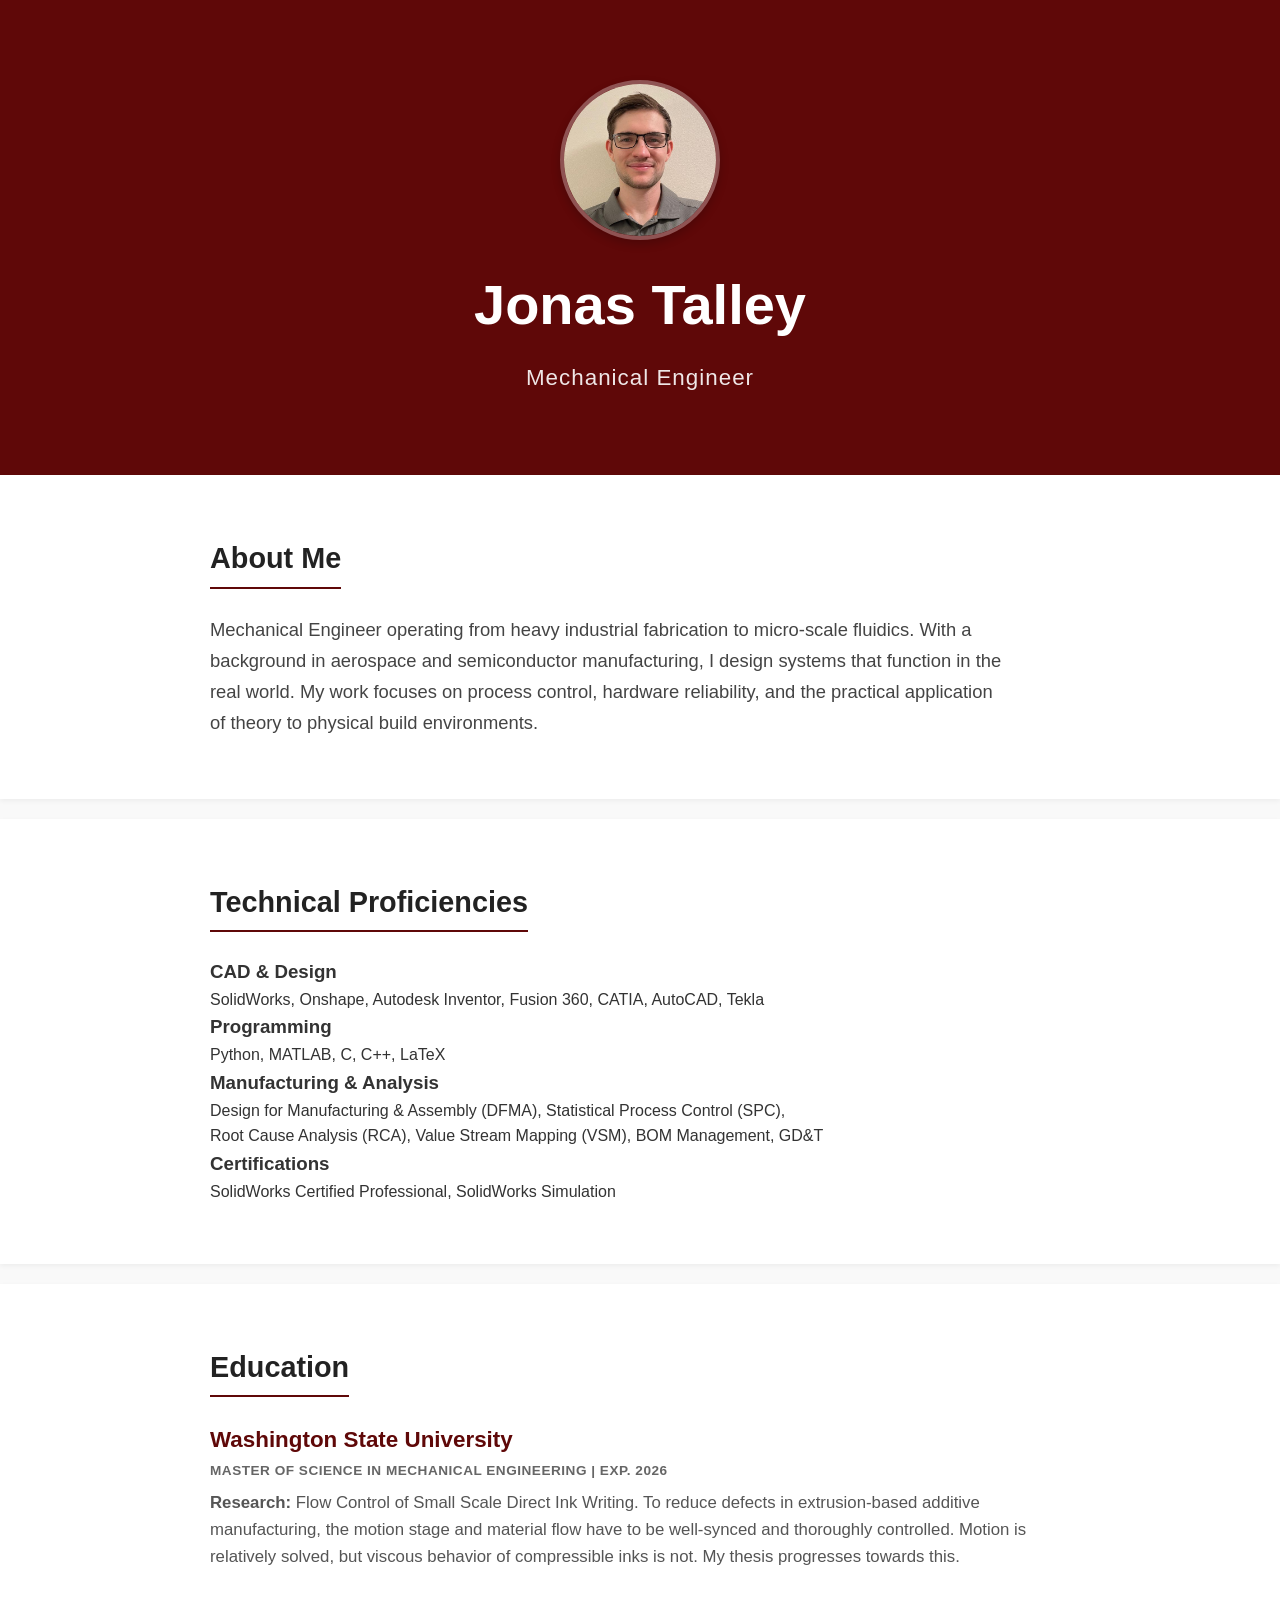
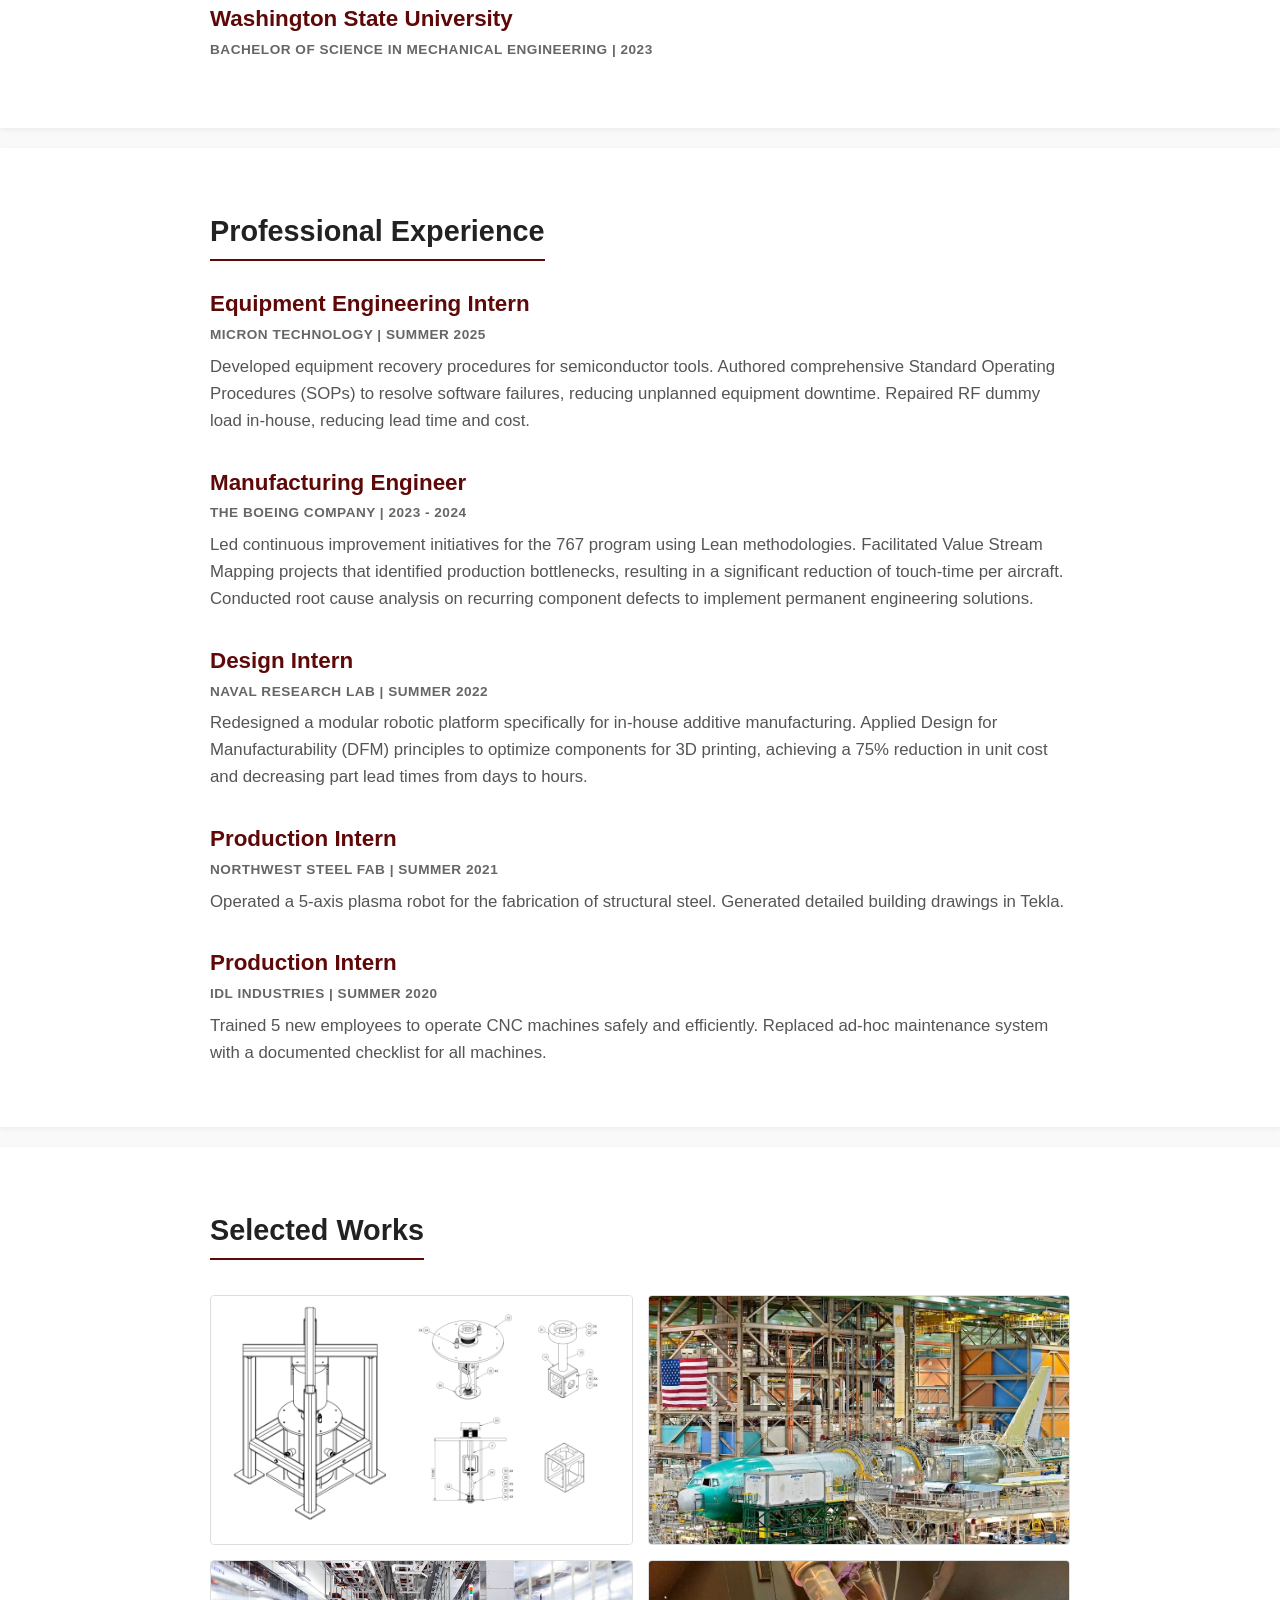
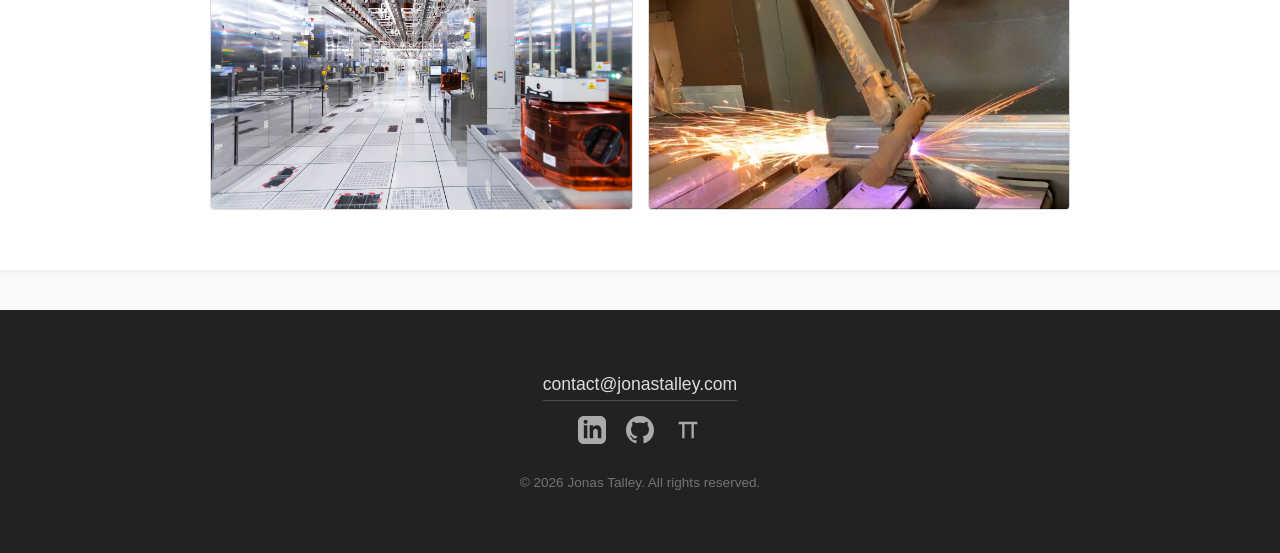
<file: index.html>
<!DOCTYPE html>
<html lang="en">
<head>
  <meta charset="UTF-8">
  <meta name="viewport" content="width=device-width, initial-scale=1.0">
  <title>Jonas Talley | Mechanical Engineer</title>
  <link rel="stylesheet" href="style.css?v=1.3">
</head>
<body>
  <header class="header">
    <div class="container">
      <img src="images/profile.jpg" alt="Jonas Talley" class="profile-photo">
      <h1 class="name">Jonas Talley</h1>
      <p class="title">Mechanical Engineer</p>
    </div>
  </header>

  <section class="about" id="about">
    <div class="container">
      <h2>About Me</h2>
      <p>
        Mechanical Engineer operating from heavy industrial fabrication to micro-scale fluidics. 
        With a background in aerospace and semiconductor manufacturing, I design systems that 
        function in the real world. My work focuses on process control, hardware reliability, 
        and the practical application of theory to physical build environments.
      </p>
    </div>
  </section>

  <section class="skills" id="skills">
    <div class="container">
      <h2>Technical Proficiencies</h2>
      <div class="skills-grid">
        <div class="skill-category">
          <h3>CAD & Design</h3>
          <p>SolidWorks, Onshape, Autodesk Inventor, Fusion 360, CATIA, AutoCAD, Tekla</p>
        </div>
        <div class="skill-category">
          <h3>Programming</h3>
          <p>Python, MATLAB, C, C++, LaTeX</p>
        </div>
        <div class="skill-category">
          <h3>Manufacturing & Analysis</h3>
          <p>
            Design for Manufacturing & Assembly (DFMA), Statistical Process Control (SPC), <br>
            Root Cause Analysis (RCA), Value Stream Mapping (VSM), BOM Management, GD&T</p>
        </div>
        <div class="skill-category">
          <h3>Certifications</h3>
          <p>SolidWorks Certified Professional, SolidWorks Simulation</p>
        </div>
      </div>
    </div>
  </section>

  <section class="education" id="education">
    <div class="container">
      <h2>Education</h2>
      <div class="entry">
        <h3>Washington State University</h3>
        <p class="meta">Master of Science in Mechanical Engineering | Exp. 2026</p>
        <p><strong>Research:</strong> Flow Control of Small Scale Direct Ink Writing.
        To reduce defects in extrusion-based additive manufacturing, the motion stage and material
        flow have to be well-synced and thoroughly controlled. Motion is relatively solved, but viscous
        behavior of compressible inks is not. My thesis progresses towards this.</p>
      </div>
      <div class="entry">
        <h3>Washington State University</h3>
        <p class="meta">Bachelor of Science in Mechanical Engineering | 2023</p>
      </div>
    </div>
  </section>

  <section class="experience" id="experience">
    <div class="container">
      <h2>Professional Experience</h2>
      
      <div class="entry">
        <h3>Equipment Engineering Intern</h3>
        <p class="meta">Micron Technology | Summer 2025</p>
        <p>
          Developed equipment recovery procedures for semiconductor tools. 
          Authored comprehensive Standard Operating Procedures (SOPs) to resolve software failures, 
          reducing unplanned equipment downtime.
          Repaired RF dummy load in-house, reducing lead time and cost.
        </p>
      </div>

      <div class="entry">
        <h3>Manufacturing Engineer</h3>
        <p class="meta">The Boeing Company | 2023 - 2024</p>
        <p>
          Led continuous improvement initiatives for the 767 program using Lean methodologies. 
          Facilitated Value Stream Mapping projects that identified production bottlenecks, resulting in 
          a significant reduction of touch-time per aircraft. Conducted root cause analysis on recurring 
          component defects to implement permanent engineering solutions.
        </p>
      </div>

      <div class="entry">
        <h3>Design Intern</h3>
        <p class="meta">Naval Research Lab | Summer 2022</p>
        <p>
          Redesigned a modular robotic platform specifically for in-house additive manufacturing. 
          Applied Design for Manufacturability (DFM) principles to optimize components for 3D printing, 
          achieving a 75% reduction in unit cost and decreasing part lead times from days to hours.
        </p>
      </div>

      <div class="entry">
        <h3>Production Intern</h3>
        <p class="meta">Northwest Steel Fab | Summer 2021</p>
        <p>
          Operated a 5-axis plasma robot for the fabrication of structural steel. Generated detailed 
          building drawings in Tekla.
        </p>
      </div>

      <div class="entry">
        <h3>Production Intern</h3>
        <p class="meta">IDL Industries | Summer 2020</p>
        <p>
          Trained 5 new employees to operate CNC machines safely and efficiently.
          Replaced ad-hoc maintenance system with a documented checklist for all machines.
        </p>
      </div>

    </div>
  </section>

  <section class="projects" id="projects">
    <div class="container">
      <h2>Selected Works</h2>
      
      <div class="project-grid">
        
        <div class="project-tile">
          <img src="images/cryo-test-stand.jpg" alt="Cryogenic Test Stand Assembly">
          <div class="tile-overlay">
            <div class="tile-title">Cryogenic Vibration Test Stand</div>
            <div class="tile-meta">Senior Design | SolidWorks & HAZOP</div>
          </div>
        </div>

        <div class="project-tile">
          <img src="images/767-assembly-line.jpg" alt="767 Assembly Line">
          <div class="tile-overlay">
            <div class="tile-title">767 Production Line</div>
            <div class="tile-meta">Boeing | Manufacturing Engineer</div>
          </div>
        </div>
  
        <div class="project-tile">
          <img src="images/micron-cleanroom.jpg" alt="Micron Cleanroom">
          <div class="tile-overlay">
            <div class="tile-title">Semiconductor Equipment Recovery</div>
            <div class="tile-meta">Micron | SOP Creation</div>
          </div>
        </div>

        <div class="project-tile">
          <img src="images/northwest-steel-fab-python.jpg" alt="PythonX Plasma Robot">
          <div class="tile-overlay">
            <div class="tile-title">5-Axis Plasma Robot</div>
            <div class="tile-meta">Steel Fabrication Internship | Production and Drafting</div>
          </div>
        </div>
        
        

        

      </div>
    </div>
  </section>

  <footer class="footer">
    <div class="container">
      
      <div class="footer-interactions">
        <a href="mailto:contact@jonastalley.com" class="footer-email">contact@jonastalley.com</a>
        
        <div class="social-icons">
          <a href="https://linkedin.com/in/jonastalley" target="_blank" aria-label="LinkedIn">
            <svg viewBox="0 0 24 24" class="icon">
              <path d="M19 0h-14c-2.761 0-5 2.239-5 5v14c0 2.761 2.239 5 5 5h14c2.762 0 5-2.239 5-5v-14c0-2.761-2.238-5-5-5zm-11 19h-3v-11h3v11zm-1.5-12.268c-.966 0-1.75-.79-1.75-1.764s.784-1.764 1.75-1.764 1.75.79 1.75 1.764-.783 1.764-1.75 1.764zm13.5 12.268h-3v-5.604c0-3.368-4-3.113-4 0v5.604h-3v-11h3v1.765c1.396-2.586 7-2.777 7 2.476v6.759z"/>
            </svg>
          </a>
          
          <a href="https://github.com/jonas-talley" target="_blank" aria-label="GitHub">
            <svg viewBox="0 0 24 24" class="icon">
              <path d="M12 0c-6.626 0-12 5.373-12 12 0 5.302 3.438 9.8 8.207 11.387.599.111.793-.261.793-.577v-2.234c-3.338.726-4.033-1.416-4.033-1.416-.546-1.387-1.333-1.756-1.333-1.756-1.089-.745.083-.729.083-.729 1.205.084 1.839 1.237 1.839 1.237 1.07 1.834 2.807 1.304 3.492.997.107-.775.418-1.305.762-1.604-2.665-.305-5.467-1.334-5.467-5.931 0-1.311.469-2.381 1.236-3.221-.124-.303-.535-1.524.117-3.176 0 0 1.008-.322 3.301 1.23.957-.266 1.983-.399 3.003-.404 1.02.005 2.047.138 3.006.404 2.291-1.552 3.297-1.23 3.297-1.23.653 1.653.242 2.874.118 3.176.77.84 1.235 1.911 1.235 3.221 0 4.609-2.807 5.624-5.479 5.921.43.372.823 1.102.823 2.222v3.293c0 .319.192.694.801.576 4.765-1.589 8.199-6.086 8.199-11.386 0-6.627-5.373-12-12-12z"/>
            </svg>
          </a>

          <a href="math/" aria-label="Math Practice">
            <svg viewBox="0 0 24 24" class="icon">
              <path d="M4 5v2h3v12h2V7h6v12h2V7h3V5H4z"/>
            </svg>
          </a>
        </div>
      </div>

      <p class="copyright">&copy; <span id="year">2026</span> Jonas Talley. All rights reserved.</p>
    </div>
  </footer>

  <script>
    document.getElementById('year').textContent = new Date().getFullYear();
  </script>
</body>
</html>
</file>
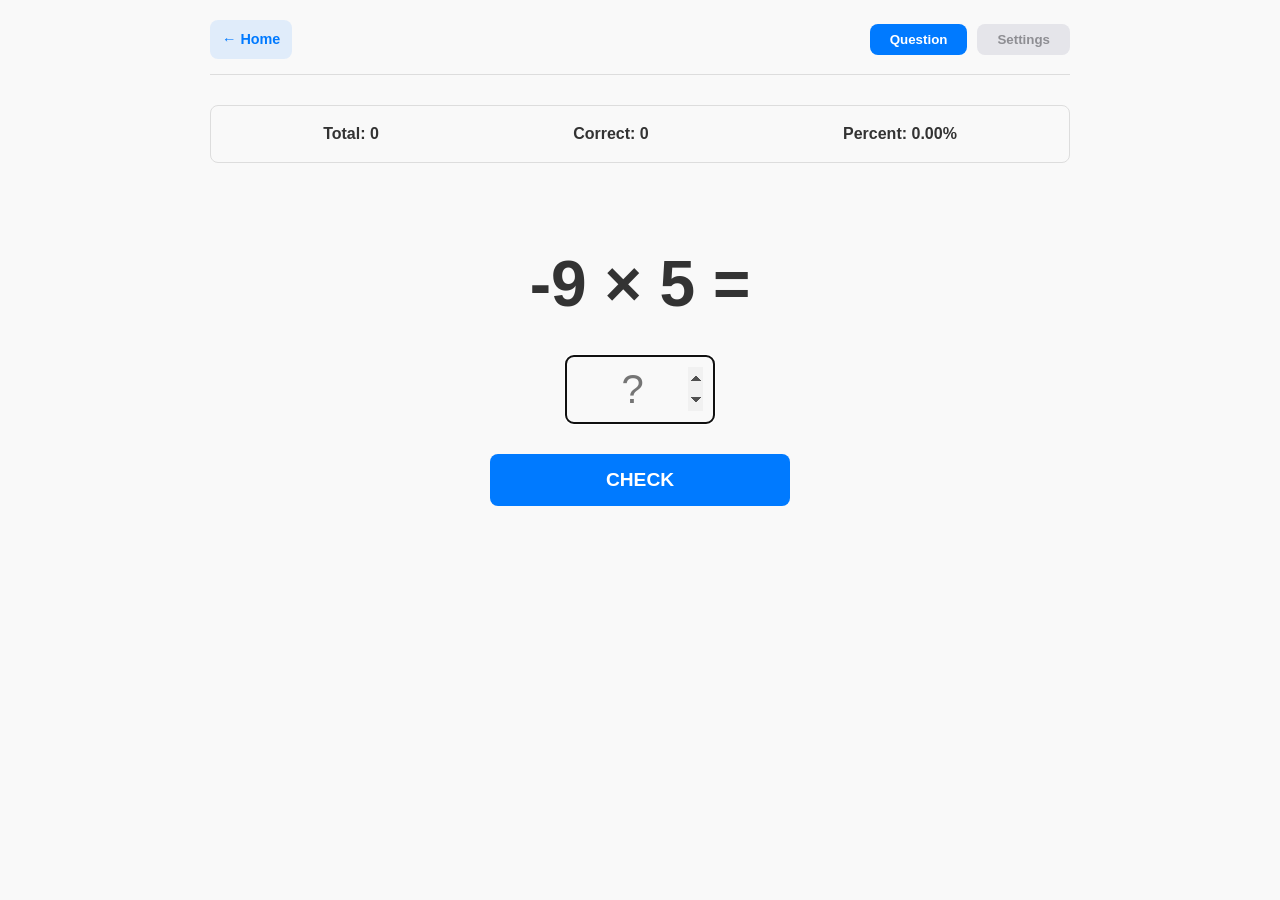
<file: math/index.html>
<!DOCTYPE html>
<html lang="en">
<head>
    <meta charset="UTF-8">
    <meta name="viewport" content="width=device-width, initial-scale=1.0">
    <meta name="robots" content="noindex, nofollow">
    <title>Math Practice</title>
    <link rel="stylesheet" href="../shared.css">
    <link rel="stylesheet" href="style.css">
</head>
<body>
    <div class="container">
        <header class="math-header">
            <a href="../" class="back-btn">&larr; Home</a>
            <div class="tabs">
                <button id="tab-practice" class="tab-btn active">Question</button>
                <button id="tab-settings" class="tab-btn">Settings</button>
            </div>
        </header>

        <main>
            <section id="practice-view" class="view">
                <div class="stats">
                    <span>Total: <span id="stat-total">0</span></span>
                    <span>Correct: <span id="stat-correct">0</span></span>
                    <span>Percent: <span id="stat-percent">0%</span></span>
                </div>
                
                <div class="question-container">
                    <h1 id="question-text">:</h1>
                    <input type="number" id="answer-input" pattern="[0-9\-]*" inputmode="numeric" placeholder="?">
                    <div class="actions">
                        <button id="check-btn" class="primary-btn">CHECK</button>
                    </div>
                </div>
            </section>

            <section id="settings-view" class="view hidden">
                <div class="settings-group">
                    <h3>Operations</h3>
                    <label class="checkbox-container">
                        <input type="checkbox" id="op-addition" checked>
                        <span class="checkmark"></span> Addition?
                    </label>
                    <label class="checkbox-container">
                        <input type="checkbox" id="op-subtraction" checked>
                        <span class="checkmark"></span> Subtraction?
                    </label>
                    <label class="checkbox-container">
                        <input type="checkbox" id="op-multiplication" checked>
                        <span class="checkmark"></span> Multiplication?
                    </label>
                    <label class="checkbox-container">
                        <input type="checkbox" id="op-negatives" checked>
                        <span class="checkmark"></span> Negatives?
                    </label>
                </div>

                <div class="settings-group">
                    <h3>Range</h3>
                    <div class="select-row">
                        <label for="min-val">Min Value:</label>
                        <select id="min-val">
                            <option value="0">0</option>
                            <option value="5">5</option>
                            <option value="10">10</option>
                        </select>
                    </div>
                    <div class="select-row">
                        <label for="max-val">Max Value:</label>
                        <select id="max-val">
                            <option value="15" selected>15</option>
                            <option value="20">20</option>
                            <option value="25">25</option>
                            <option value="30">30</option>
                            <option value="40">40</option>
                            <option value="50">50</option>
                            <option value="75">75</option>
                            <option value="100">100</option>
                        </select>
                    </div>
                </div>
            </section>
        </main>
    </div>
    <script src="script.js"></script>
</body>
</html>
</file>
<file: style.css>
* {
    margin: 0;
    padding: 0;
    box-sizing: border-box;
  }
  
  /* Body and Basic Styling */
  body {
    font-family: 'Helvetica Neue', Arial, sans-serif;
    line-height: 1.6;
    background-color: #f9f9f9;
    color: #333;
  }
  
  .container {
    max-width: 900px;
    margin: 0 auto;
    padding: 20px;
  }
  
  /* Header */
  .header {
    background-color: #5f0808;
    color: white;
    padding: 60px 0;
    text-align: center;
  }
  
  /* Profile Photo Styling */
  .header .profile-photo {
    width: 160px;
    height: 160px;
    border-radius: 50%;
    object-fit: cover;
    border: 4px solid rgba(255, 255, 255, 0.3);
    margin-bottom: 20px;
    display: block;
    margin-left: auto;
    margin-right: auto;
    box-shadow: 0 4px 10px rgba(0,0,0,0.2);
  }
  
  .header .name {
    font-size: 3.5rem;
    margin-bottom: 10px;
    font-weight: 700;
  }
  
  .header .title {
    font-size: 1.4rem;
    font-weight: 300;
    opacity: 0.9;
    letter-spacing: 1px;
  }
  
  /* Section Titles */
  h2 {
    font-size: 1.8rem;
    margin-bottom: 25px;
    color: #222;
    border-bottom: 2px solid #5f0808;
    display: inline-block;
    padding-bottom: 5px;
  }
  
  section {
    padding: 40px 0;
    background-color: #fff;
    margin-bottom: 20px;
    box-shadow: 0 2px 5px rgba(0,0,0,0.05);
  }
  
  /* About Section Specifics */
  .about p {
    font-size: 1.15rem;
    line-height: 1.7;
    color: #444;
    max-width: 800px;
  }
  
  /* Entries */
  .entry {
    margin-bottom: 30px;
  }
  
  .entry:last-child {
    margin-bottom: 0;
  }
  
  .entry h3 {
    font-size: 1.4rem;
    color: #5f0808;
    margin-bottom: 2px;
  }
  
  .entry .meta {
    font-size: 1rem;
    color: #666;
    font-weight: 600;
    margin-bottom: 8px;
    text-transform: uppercase;
    font-size: 0.85rem;
    letter-spacing: 0.5px;
  }
  
  .entry p {
    font-size: 1.05rem;
    color: #555;
  }

  /* --- Mosaic Grid Layout --- */
  .project-grid {
    display: grid;
    grid-template-columns: repeat(auto-fill, minmax(280px, 1fr));
    grid-auto-rows: 250px;
    gap: 15px;
    margin-top: 10px;
  }
  
  .project-tile {
    position: relative;
    border-radius: 4px;
    overflow: hidden;
    border: 1px solid #ddd;
    background: #f0f0f0;
  }
  
  .project-tile.wide {
    grid-column: span 2;
  }
  
  .project-tile img {
    width: 100%;
    height: 100%;
    object-fit: cover;
    transition: transform 0.3s ease;
  }
  
  .project-tile:hover img {
    transform: scale(1.05);
  }
  
  /* Overlay Text */
  .tile-overlay {
    position: absolute;
    bottom: 0;
    left: 0;
    right: 0;
    background: rgba(0, 0, 0, 0.85);
    color: white;
    padding: 15px;
    transform: translateY(100%);
    transition: transform 0.3s ease;
    display: flex;
    flex-direction: column;
    justify-content: flex-end;
  }
  
  .project-tile:hover .tile-overlay {
    transform: translateY(0);
  }
  
  .tile-title {
    font-size: 1.1rem;
    font-weight: 700;
    color: #fff;
    margin-bottom: 5px;
  }
  
  .tile-meta {
    font-size: 0.85rem;
    color: #ccc;
    text-transform: uppercase;
    letter-spacing: 0.5px;
  }
  
  /* --- Footer & Social Icons --- */
  .footer {
    background-color: #222;
    color: #aaa;
    padding: 40px 0;
    text-align: center;
    margin-top: 40px;
  }
  
  .footer-interactions {
    display: flex;
    flex-direction: column;
    align-items: center;
    gap: 15px;
    margin-bottom: 20px;
  }

  .footer-email {
    color: #ddd;
    text-decoration: none;
    font-size: 1.1rem;
    border-bottom: 1px solid rgba(255,255,255,0.2);
    padding-bottom: 2px;
    transition: color 0.2s;
  }

  .footer-email:hover {
    color: #fff;
    border-color: #fff;
  }

  .social-icons {
    display: flex;
    gap: 20px;
    justify-content: center;
  }

  /* SVG Icon Styling */
  .icon {
    width: 28px;
    height: 28px;
    fill: #aaa; /* Base gray color */
    transition: fill 0.2s ease, transform 0.2s ease;
  }

  .social-icons a:hover .icon {
    fill: #fff; /* White on hover */
    transform: scale(1.1); /* Subtle grow effect */
  }
  
  .copyright {
    font-size: 0.85rem;
    opacity: 0.6;
  }
  
  /* Responsive */
  @media (max-width: 768px) {
    .header .profile-photo {
        display: none;
    }
  
    .header .name {
      font-size: 2.5rem;
    }
    .container {
      width: 90%;
    }

    /* Grid Fixes */
    .project-tile.wide {
      grid-column: span 1;
    }

    .tile-overlay {
      transform: translateY(0); 
      background: linear-gradient(to top, rgba(0,0,0,0.9), rgba(0,0,0,0)); 
      padding-top: 40px; 
    }

    .project-grid {
      grid-auto-rows: 220px; 
    }
  }
</file>
<file: shared.css>
:root {
  --primary-color: #5f0808; /* Deep red from main site */
  --accent-color: #007aff;  /* iOS blue from math site */
  --bg-color: #f9f9f9;
  --text-color: #333;
  --header-text: #fff;
  --success-color: #34c759;
  --error-color: #ff3b30;
  --border-radius: 8px;
  --transition: all 0.2s ease;
}

@media (prefers-color-scheme: dark) {
  :root {
    --bg-color: #1c1c1e;
    --text-color: #f2f2f7;
    --header-text: #fff;
  }
}

* {
  margin: 0;
  padding: 0;
  box-sizing: border-box;
}

body {
  font-family: -apple-system, BlinkMacSystemFont, 'Helvetica Neue', Arial, sans-serif;
  line-height: 1.6;
  background-color: var(--bg-color);
  color: var(--text-color);
}

.container {
  max-width: 900px;
  margin: 0 auto;
  padding: 20px;
}
</file>
<file: math/style.css>
.math-header {
    display: flex;
    justify-content: space-between;
    align-items: center;
    margin-bottom: 30px;
    padding-bottom: 15px;
    border-bottom: 1px solid #ddd;
}

.back-btn {
    text-decoration: none;
    color: var(--accent-color);
    font-weight: 600;
    font-size: 0.9rem;
    padding: 8px 12px;
    border-radius: var(--border-radius);
    background: rgba(0, 122, 255, 0.1);
    transition: var(--transition);
}

.back-btn:hover {
    background: rgba(0, 122, 255, 0.2);
}

.tabs {
    display: flex;
    gap: 10px;
}

.tab-btn {
    padding: 8px 20px;
    border: none;
    background: #e5e5ea;
    border-radius: var(--border-radius);
    cursor: pointer;
    font-weight: 600;
    color: #8e8e93;
    transition: var(--transition);
}

.tab-btn.active {
    background: var(--accent-color);
    color: white;
}

.view {
    animation: fadeIn 0.3s ease;
}

.hidden {
    display: none;
}

/* Stats */
.stats {
    display: flex;
    justify-content: space-around;
    background: var(--bg-color);
    padding: 15px;
    border-radius: var(--border-radius);
    margin-bottom: 30px;
    font-weight: 700;
    border: 1px solid #ddd;
}

/* Question Area */
.question-container {
    text-align: center;
    padding: 40px 20px;
}

#question-text {
    font-size: 4rem;
    margin-bottom: 20px;
    transition: color 0.2s ease;
}

#answer-input {
    width: 150px;
    font-size: 2.5rem;
    text-align: center;
    padding: 10px;
    border: 2px solid #ddd;
    border-radius: var(--border-radius);
    margin-bottom: 30px;
    background: var(--bg-color);
    color: var(--text-color);
}

.primary-btn {
    width: 100%;
    max-width: 300px;
    padding: 15px;
    font-size: 1.2rem;
    font-weight: 700;
    border: none;
    border-radius: var(--border-radius);
    background: var(--accent-color);
    color: white;
    cursor: pointer;
    transition: var(--transition);
}

.primary-btn:active {
    transform: scale(0.98);
    opacity: 0.9;
}

/* Settings */
.settings-group {
    background: var(--bg-color);
    padding: 20px;
    border-radius: var(--border-radius);
    margin-bottom: 20px;
    border: 1px solid #ddd;
}

.settings-group h3 {
    margin-bottom: 15px;
    color: #8e8e93;
    text-transform: uppercase;
    font-size: 0.8rem;
    letter-spacing: 1px;
}

.checkbox-container {
    display: flex;
    align-items: center;
    padding: 12px 0;
    cursor: pointer;
    border-bottom: 1px solid #eee;
}

.checkbox-container:last-child {
    border-bottom: none;
}

.select-row {
    display: flex;
    justify-content: space-between;
    align-items: center;
    padding: 10px 0;
}

select {
    padding: 5px 10px;
    border-radius: 5px;
    border: 1px solid #ddd;
    background: var(--bg-color);
    color: var(--text-color);
}

@keyframes fadeIn {
    from { opacity: 0; transform: translateY(10px); }
    to { opacity: 1; transform: translateY(0); }
}

@media (prefers-color-scheme: dark) {
    .stats, .settings-group, #answer-input {
        border-color: #3a3a3c;
    }
    .checkbox-container {
        border-bottom-color: #3a3a3c;
    }
}
</file>
